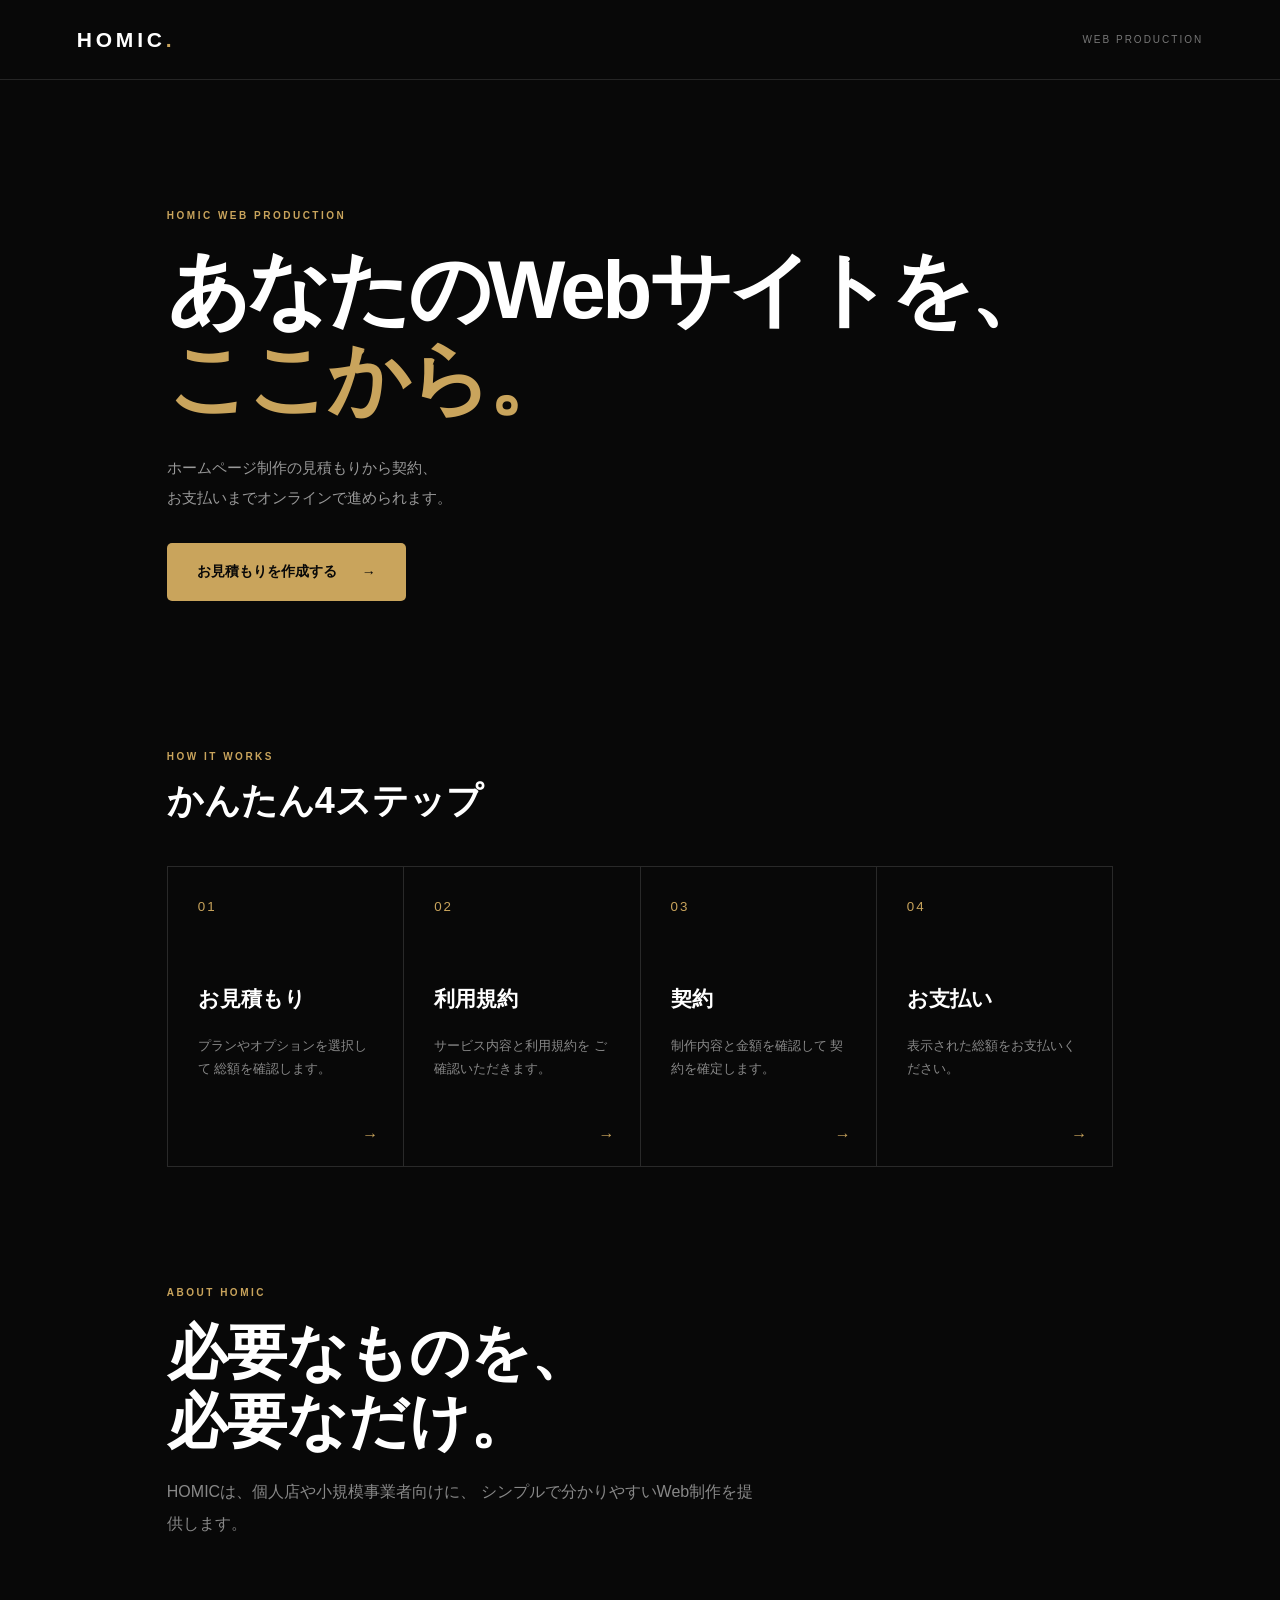
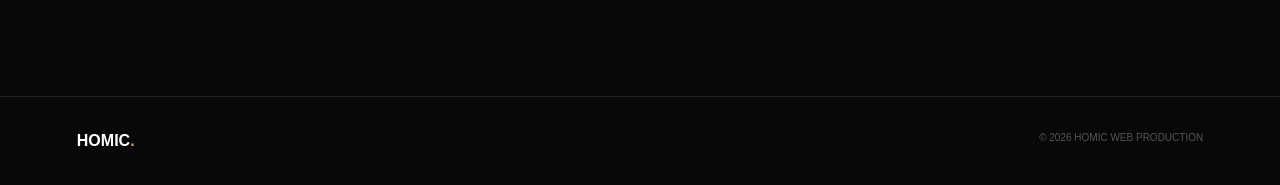
<file: index.html>
<!DOCTYPE html>
<html lang="ja">
<head>
<meta charset="UTF-8">
<meta name="viewport" content="width=device-width, initial-scale=1.0">
<title>HOMIC｜ホームページ制作</title>
<link rel="stylesheet" href="style.css">
</head>

<body>

<header class="header">
  <a href="index.html" class="logo">HOMIC<span>.</span></a>
  <div class="header-sub">WEB PRODUCTION</div>
</header>

<main>

<section class="hero">

  <div class="hero-label">HOMIC WEB PRODUCTION</div>

  <h1>
    あなたのWebサイトを、<br>
    <span>ここから。</span>
  </h1>

  <p>
    ホームページ制作の見積もりから契約、<br>
    お支払いまでオンラインで進められます。
  </p>

  <a href="estimate.html" class="hero-button">
    お見積もりを作成する
    <span>→</span>
  </a>

</section>


<section class="flow-section">

  <div class="section-label">HOW IT WORKS</div>

  <h2>かんたん4ステップ</h2>

  <div class="flow-grid">

    <a href="estimate.html" class="flow-card">
      <small>01</small>
      <h3>お見積もり</h3>
      <p>
        プランやオプションを選択して
        総額を確認します。
      </p>
      <strong>→</strong>
    </a>

    <a href="terms.html" class="flow-card">
      <small>02</small>
      <h3>利用規約</h3>
      <p>
        サービス内容と利用規約を
        ご確認いただきます。
      </p>
      <strong>→</strong>
    </a>

    <a href="contract.html" class="flow-card">
      <small>03</small>
      <h3>契約</h3>
      <p>
        制作内容と金額を確認して
        契約を確定します。
      </p>
      <strong>→</strong>
    </a>

    <a href="payment.html" class="flow-card">
      <small>04</small>
      <h3>お支払い</h3>
      <p>
        表示された総額をお支払いください。
      </p>
      <strong>→</strong>
    </a>

  </div>

</section>


<section class="message-section">

  <div class="section-label">ABOUT HOMIC</div>

  <h2>
    必要なものを、<br>
    必要なだけ。
  </h2>

  <p>
    HOMICは、個人店や小規模事業者向けに、
    シンプルで分かりやすいWeb制作を提供します。
  </p>

</section>

</main>


<footer class="footer">

  <strong>HOMIC<span>.</span></strong>

  <small>
    © 2026 HOMIC WEB PRODUCTION
  </small>

</footer>

</body>
</html>
</file>
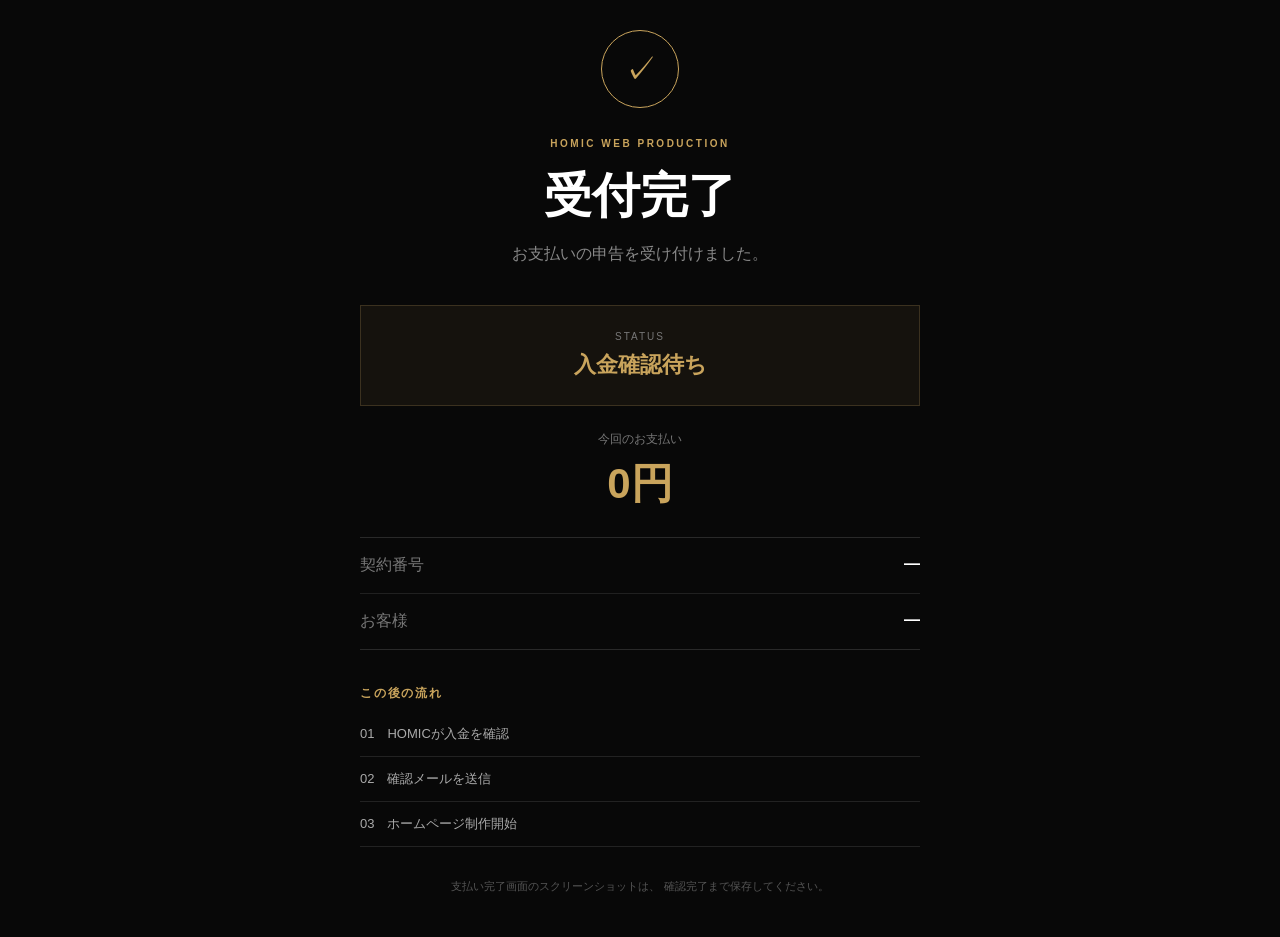
<file: complete.html>
<!DOCTYPE html>
<html lang="ja">

<head>

<meta charset="UTF-8">
<meta name="viewport" content="width=device-width, initial-scale=1.0">

<title>HOMIC｜受付完了</title>

<link rel="stylesheet" href="style.css">

</head>

<body>

<main class="complete-page">

<div class="complete-box">


<div class="complete-check">
✓
</div>


<div class="section-label">
HOMIC WEB PRODUCTION
</div>


<h1>
受付完了
</h1>


<p class="complete-message">
お支払いの申告を受け付けました。
</p>


<div class="complete-status">

<span>STATUS</span>

<strong>
入金確認待ち
</strong>

</div>


<div class="complete-price">

<span>
今回のお支払い
</span>

<strong id="total">
0円
</strong>

</div>


<div class="complete-info">

<p>

契約番号

<strong id="contractNumber">
—
</strong>

</p>


<p>

お客様

<strong id="customerName">
—
</strong>

</p>

</div>


<div class="next-flow">

<h2>
この後の流れ
</h2>

<div>
01　HOMICが入金を確認
</div>

<div>
02　確認メールを送信
</div>

<div>
03　ホームページ制作開始
</div>

</div>


<p class="complete-note">

支払い完了画面のスクリーンショットは、
確認完了まで保存してください。

</p>


</div>

</main>


<script>

const STORAGE_KEY =
"homicEstimate";


const data =
JSON.parse(
localStorage.getItem(STORAGE_KEY) || "null"
);


if(data){

document.getElementById(
"total"
).textContent =

new Intl.NumberFormat(
"ja-JP"
).format(data.total)
+ "円";


document.getElementById(
"contractNumber"
).textContent =
data.contractNumber;


document.getElementById(
"customerName"
).textContent =
data.customerName;

}

</script>

</body>
</html>
</file>
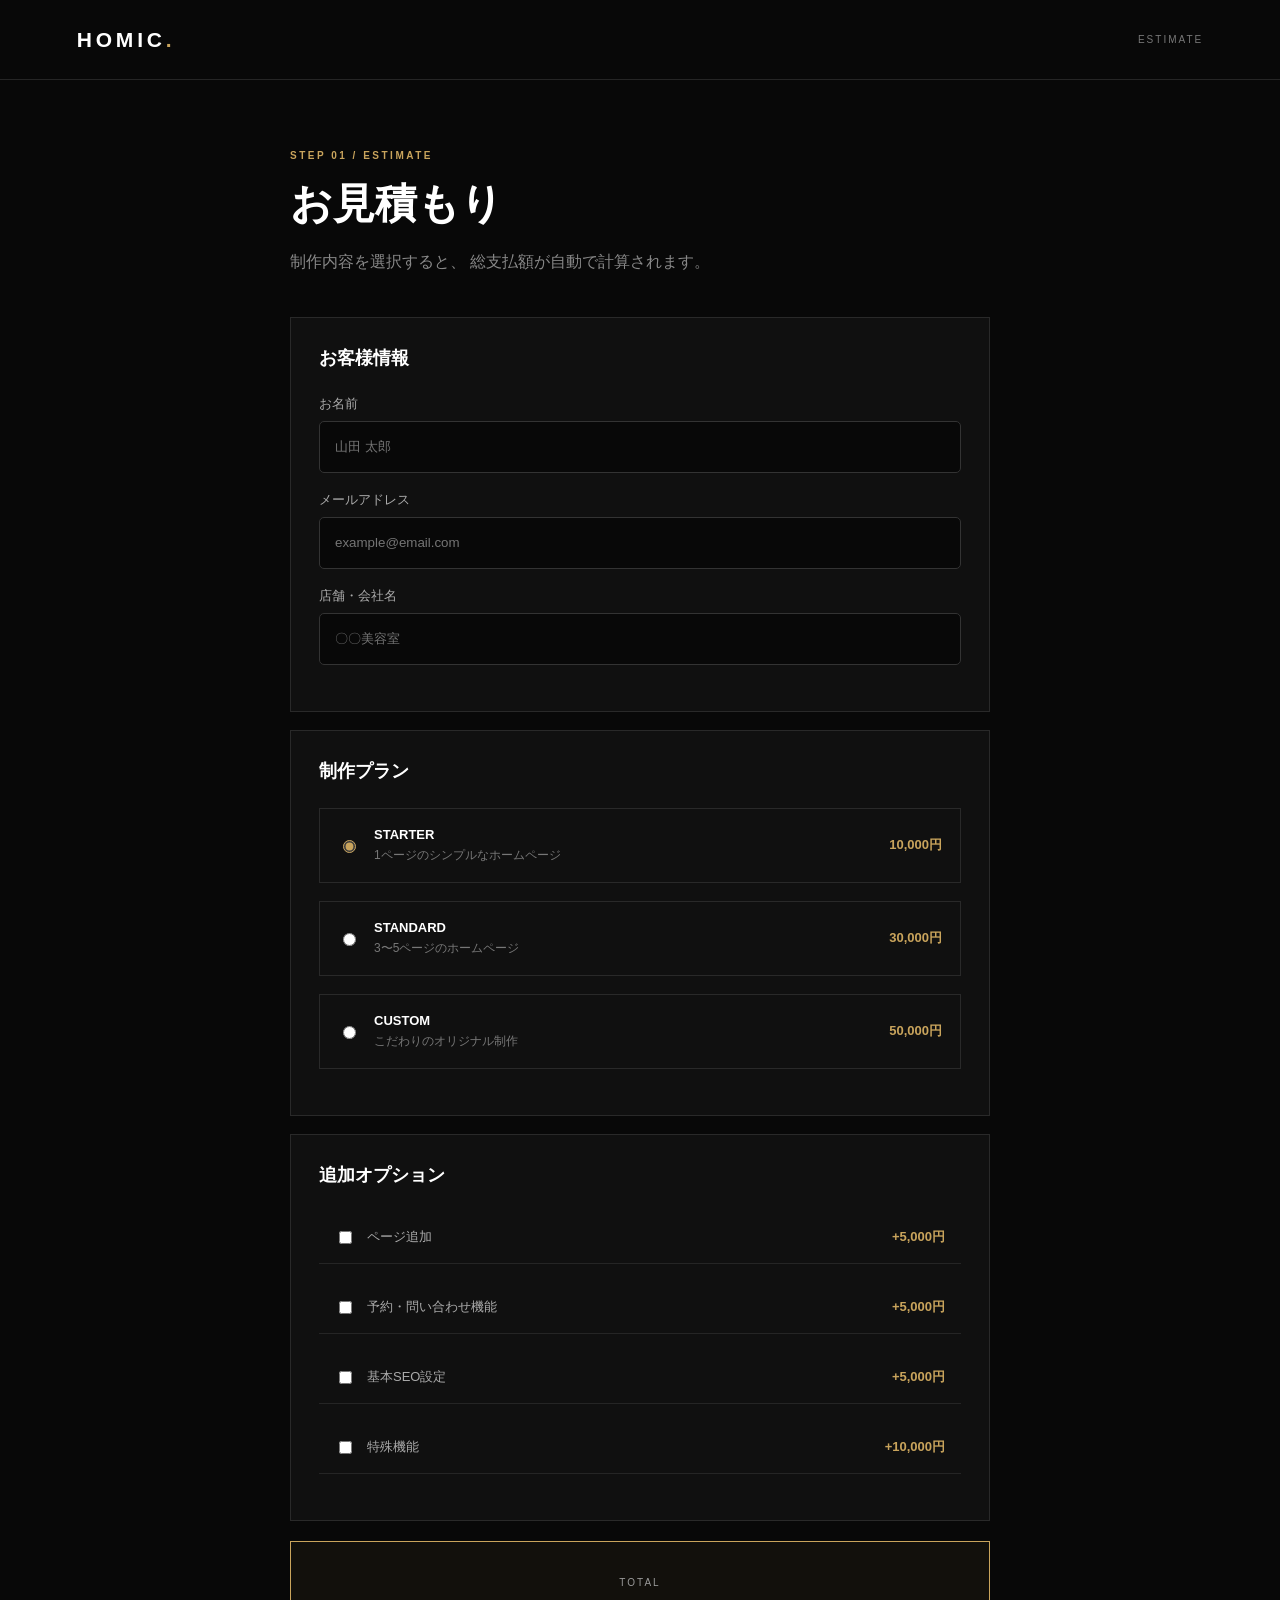
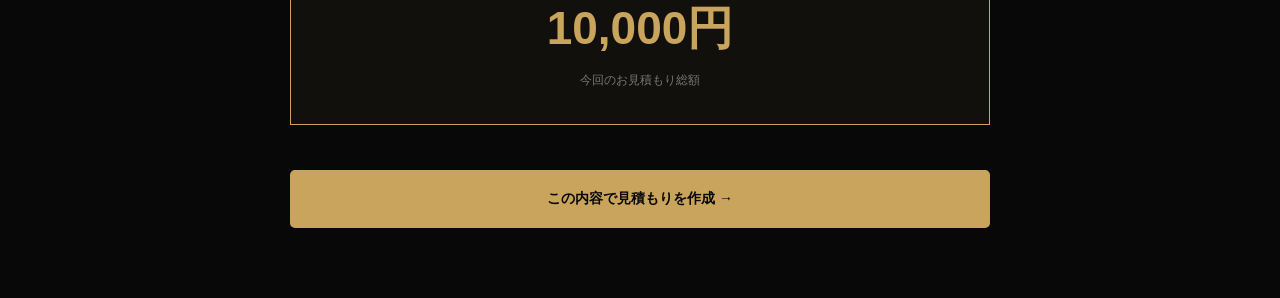
<file: contract.html>
<!DOCTYPE html>
<html lang="ja">

<head>

<meta charset="UTF-8">
<meta name="viewport" content="width=device-width, initial-scale=1.0">

<title>HOMIC｜契約確認</title>

<link rel="stylesheet" href="style.css">

</head>

<body>

<header class="header">

<a href="index.html" class="logo">
HOMIC<span>.</span>
</a>

<div class="header-sub">
CONTRACT
</div>

</header>


<main class="form-page">

<div class="form-container">


<div class="page-heading">

<div class="section-label">
STEP 03 / CONTRACT
</div>

<h1>契約内容の確認</h1>

<p>
以下の内容をご確認ください。
</p>

</div>


<section class="summary-card">

<div class="summary-row">

<span>契約番号</span>

<strong id="contractNumber">
—
</strong>

</div>


<div class="summary-row">

<span>お客様</span>

<strong id="customerName">
—
</strong>

</div>


<div class="summary-row">

<span>店舗・会社</span>

<strong id="shopName">
—
</strong>

</div>


<div class="summary-row">

<span>メール</span>

<strong id="customerEmail">
—
</strong>

</div>


<div class="summary-row">

<span>プラン</span>

<strong id="plan">
—
</strong>

</div>


<div class="summary-row">

<span>基本料金</span>

<strong id="basePrice">
—
</strong>

</div>


<div class="summary-row">

<span>オプション</span>

<strong id="options">
なし
</strong>

</div>


<div class="summary-total">

<span>総支払額</span>

<strong id="total">
—
</strong>

</div>

</section>


<div class="contract-date">

契約日：

<strong id="contractDate">
—
</strong>

</div>


<label class="agreement">

<input
type="checkbox"
id="contractCheck"
>

<span>
上記の契約内容を確認し、
契約内容に同意します。
</span>

</label>


<button
id="contractButton"
class="main-button"
disabled
>
契約を確定する →
</button>


</div>

</main>


<script>

const STORAGE_KEY =
"homicEstimate";


const data =
JSON.parse(
localStorage.getItem(STORAGE_KEY) || "null"
);


if(!data){

alert(
"先にお見積もりを作成してください。"
);

window.location.href =
"estimate.html";

}


if(!data.termsAccepted){

alert(
"先に利用規約への同意が必要です。"
);

window.location.href =
"terms.html";

}


function money(value){

return new Intl.NumberFormat(
"ja-JP"
).format(value) + "円";

}


document.getElementById(
"contractNumber"
).textContent =
data.contractNumber;


document.getElementById(
"customerName"
).textContent =
data.customerName;


document.getElementById(
"shopName"
).textContent =
data.shopName || "—";


document.getElementById(
"customerEmail"
).textContent =
data.customerEmail;


document.getElementById(
"plan"
).textContent =
data.plan;


document.getElementById(
"basePrice"
).textContent =
money(data.basePrice);


document.getElementById(
"options"
).textContent =

data.options.length
? data.options
.map(item => item.name)
.join("・")
: "なし";


document.getElementById(
"total"
).textContent =
money(data.total);


const today =
new Date();


document.getElementById(
"contractDate"
).textContent =

today.getFullYear() +
"年" +

(today.getMonth() + 1) +
"月" +

today.getDate() +
"日";


const check =
document.getElementById(
"contractCheck"
);


const button =
document.getElementById(
"contractButton"
);


check.addEventListener(
"change",
function(){

button.disabled =
!this.checked;

});


button.addEventListener(
"click",
function(){

data.contractAccepted =
true;

data.contractAcceptedAt =
new Date().toISOString();

data.contractDate =
today.toISOString();


localStorage.setItem(
STORAGE_KEY,
JSON.stringify(data)
);


window.location.href =
"payment.html";

});

</script>

</body>
</html>
</file>
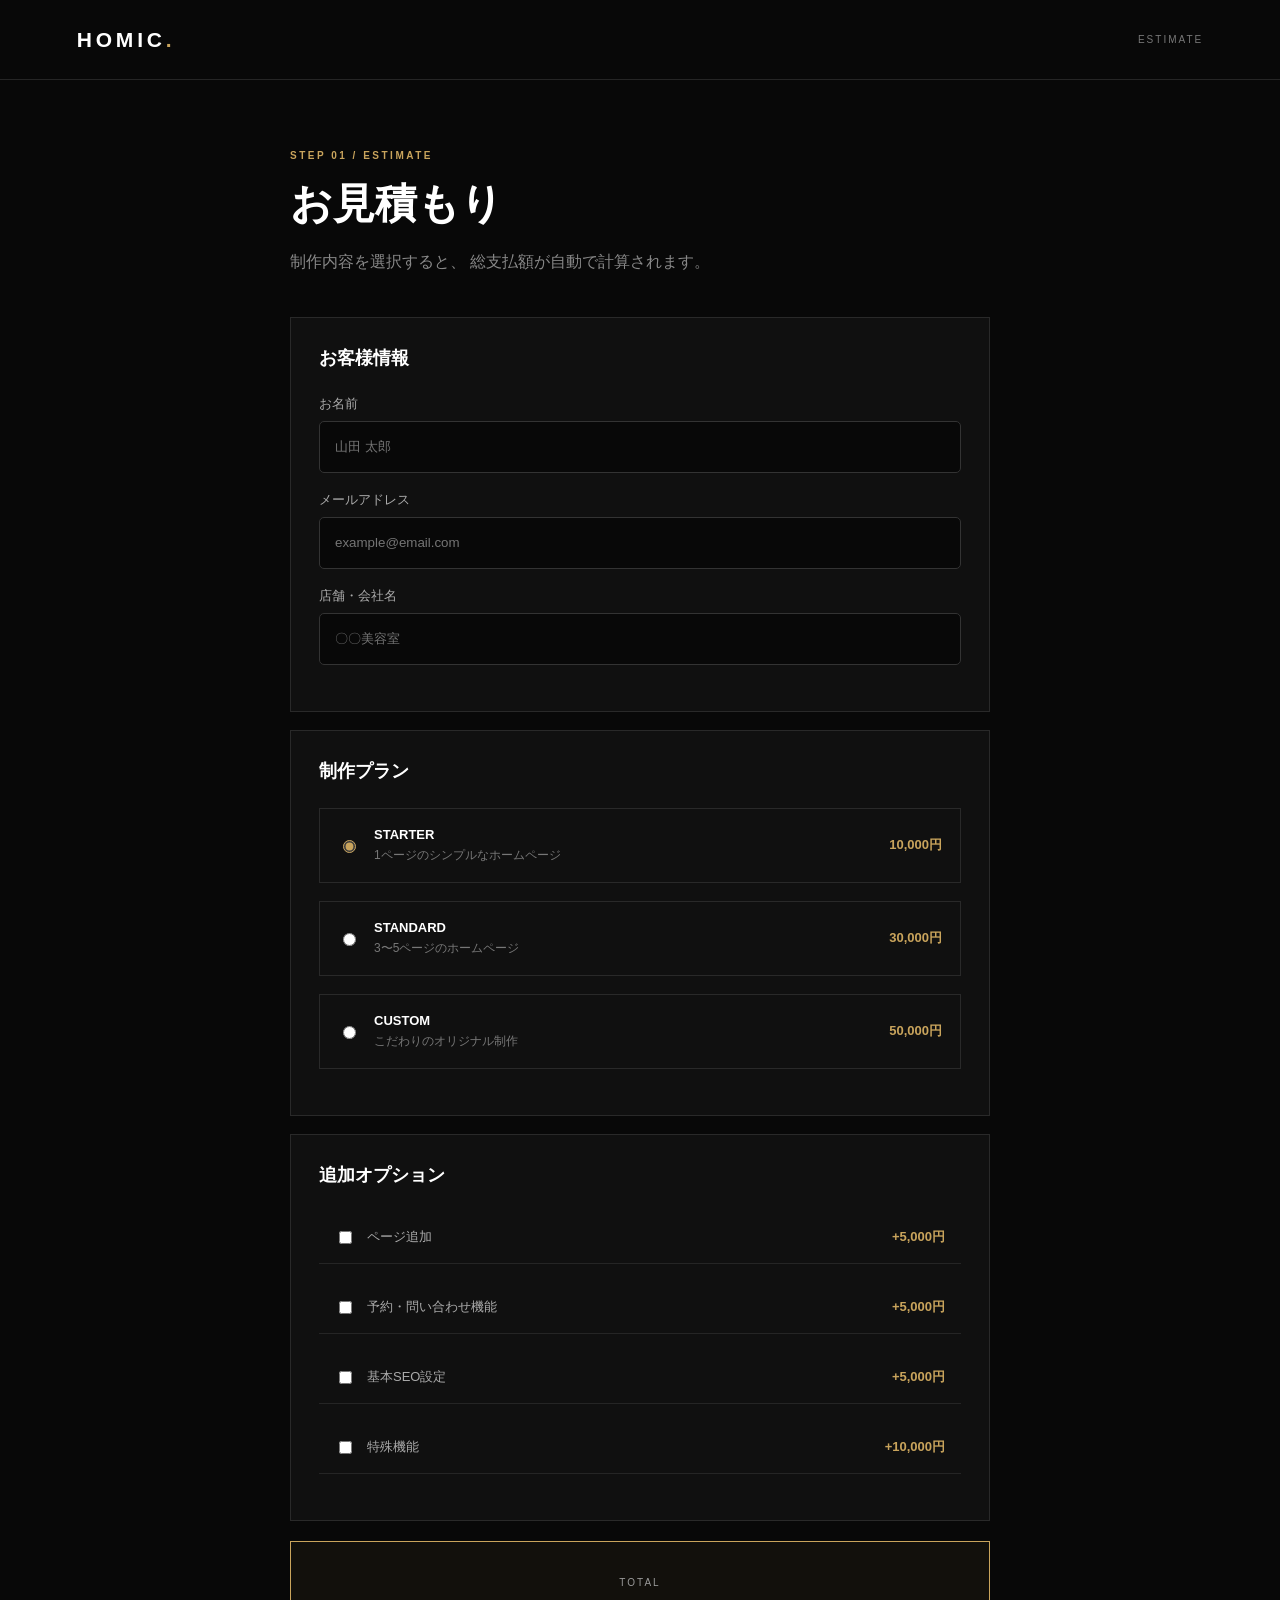
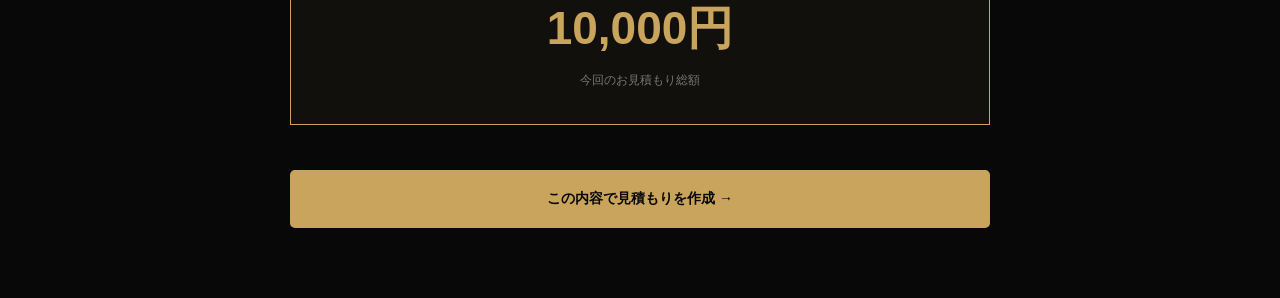
<file: estimate.html>
<!DOCTYPE html>
<html lang="ja">

<head>

<meta charset="UTF-8">
<meta name="viewport" content="width=device-width, initial-scale=1.0">

<title>HOMIC｜お見積もり</title>

<link rel="stylesheet" href="style.css">

</head>

<body>

<header class="header">

<a href="index.html" class="logo">
HOMIC<span>.</span>
</a>

<div class="header-sub">
ESTIMATE
</div>

</header>


<main class="form-page">

<div class="form-container">


<div class="page-heading">

<div class="section-label">
STEP 01 / ESTIMATE
</div>

<h1>お見積もり</h1>

<p>
制作内容を選択すると、
総支払額が自動で計算されます。
</p>

</div>


<section class="form-card">

<h2>お客様情報</h2>

<label>
お名前

<input
type="text"
id="customerName"
placeholder="山田 太郎"
>
</label>


<label>
メールアドレス

<input
type="email"
id="customerEmail"
placeholder="example@email.com"
>
</label>


<label>
店舗・会社名

<input
type="text"
id="shopName"
placeholder="〇〇美容室"
>
</label>

</section>


<section class="form-card">

<h2>制作プラン</h2>


<label class="select-card">

<input
type="radio"
name="plan"
value="10000"
data-name="STARTER"
checked
>

<div>

<strong>STARTER</strong>

<span>
1ページのシンプルなホームページ
</span>

</div>

<b>10,000円</b>

</label>


<label class="select-card">

<input
type="radio"
name="plan"
value="30000"
data-name="STANDARD"
>

<div>

<strong>STANDARD</strong>

<span>
3〜5ページのホームページ
</span>

</div>

<b>30,000円</b>

</label>


<label class="select-card">

<input
type="radio"
name="plan"
value="50000"
data-name="CUSTOM"
>

<div>

<strong>CUSTOM</strong>

<span>
こだわりのオリジナル制作
</span>

</div>

<b>50,000円</b>

</label>

</section>


<section class="form-card">

<h2>追加オプション</h2>


<label class="check-card">

<input
type="checkbox"
value="5000"
data-name="ページ追加"
>

<span>ページ追加</span>

<b>+5,000円</b>

</label>


<label class="check-card">

<input
type="checkbox"
value="5000"
data-name="予約・問い合わせ機能"
>

<span>予約・問い合わせ機能</span>

<b>+5,000円</b>

</label>


<label class="check-card">

<input
type="checkbox"
value="5000"
data-name="基本SEO設定"
>

<span>基本SEO設定</span>

<b>+5,000円</b>

</label>


<label class="check-card">

<input
type="checkbox"
value="10000"
data-name="特殊機能"
>

<span>特殊機能</span>

<b>+10,000円</b>

</label>

</section>


<section class="total-card">

<p>TOTAL</p>

<strong id="total">
10,000円
</strong>

<span>
今回のお見積もり総額
</span>

</section>


<button
type="button"
id="createEstimate"
class="main-button"
>
この内容で見積もりを作成 →
</button>


</div>

</main>


<script>

const STORAGE_KEY = "homicEstimate";


function calculateTotal(){

let price = 0;

const plan =
document.querySelector(
'input[name="plan"]:checked'
);

if(plan){
price += Number(plan.value);
}

document
.querySelectorAll(
'.check-card input:checked'
)
.forEach(item => {

price += Number(item.value);

});

return price;

}


function displayTotal(){

const total =
calculateTotal();

document.getElementById(
"total"
).textContent =
new Intl.NumberFormat(
"ja-JP"
).format(total) + "円";

}


document
.querySelectorAll(
'input[name="plan"], .check-card input'
)
.forEach(input => {

input.addEventListener(
"change",
displayTotal
);

});


displayTotal();


document
.getElementById("createEstimate")
.addEventListener(
"click",
function(){

const name =
document
.getElementById("customerName")
.value.trim();

const email =
document
.getElementById("customerEmail")
.value.trim();

const shop =
document
.getElementById("shopName")
.value.trim();


if(!name){

alert("お名前を入力してください。");

return;

}


if(!email){

alert("メールアドレスを入力してください。");

return;

}


const plan =
document.querySelector(
'input[name="plan"]:checked'
);


const options = [];

document
.querySelectorAll(
'.check-card input:checked'
)
.forEach(item => {

options.push({
name: item.dataset.name,
price: Number(item.value)
});

});


const total =
calculateTotal();


const contractNumber =
"HOMIC-" +
Date.now()
.toString()
.slice(-8);


const data = {

contractNumber,

customerName: name,

customerEmail: email,

shopName: shop,

plan: plan.dataset.name,

basePrice: Number(plan.value),

options,

total,

createdAt:
new Date().toISOString(),

termsAccepted: false,

contractAccepted: false,

paymentSubmitted: false,

paymentConfirmed: false

};


localStorage.setItem(
STORAGE_KEY,
JSON.stringify(data)
);


window.location.href =
"terms.html";

});

</script>

</body>
</html>
</file>
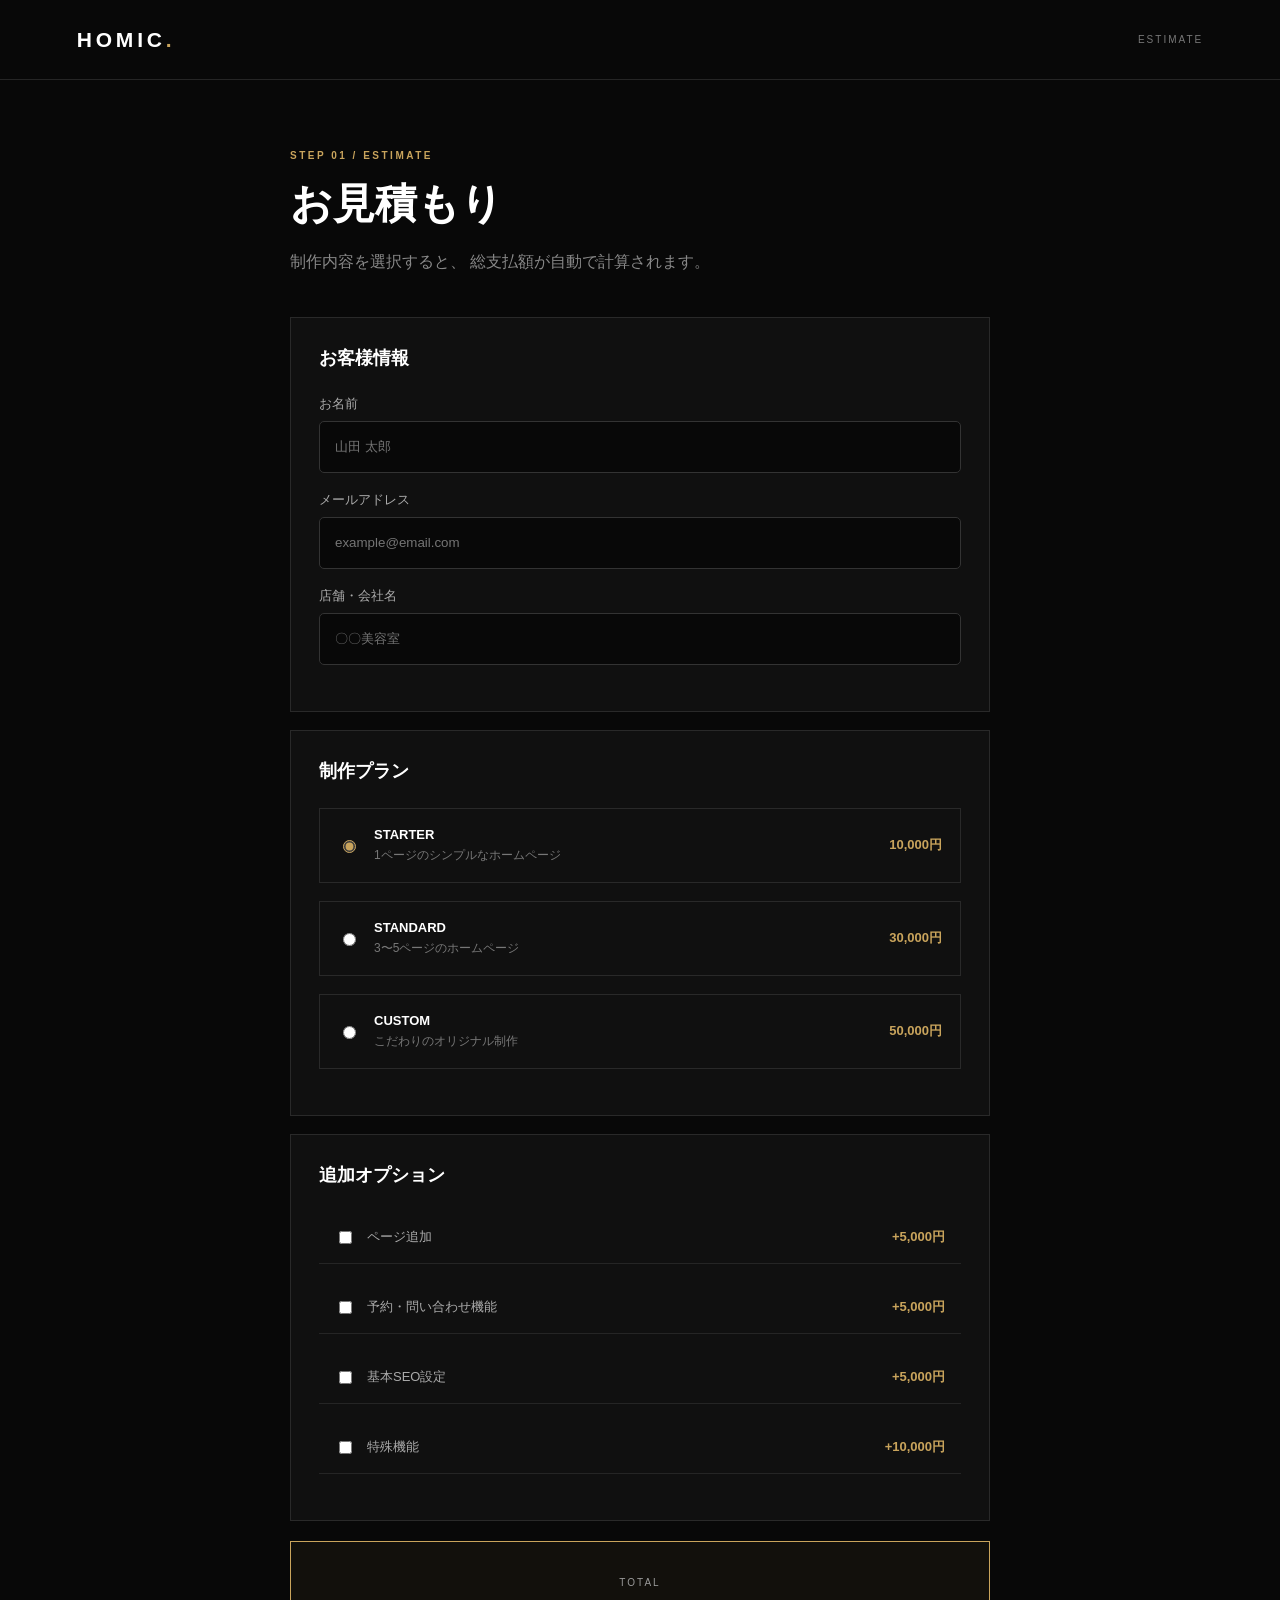
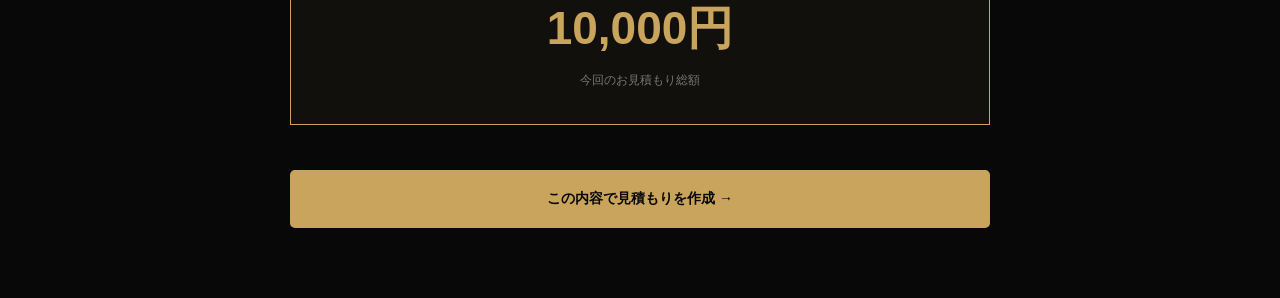
<file: payment.html>
<!DOCTYPE html>
<html lang="ja">

<head>

<meta charset="UTF-8">
<meta name="viewport" content="width=device-width, initial-scale=1.0">

<title>HOMIC｜お支払い</title>

<link rel="stylesheet" href="style.css">

</head>

<body>

<header class="header">

<a href="index.html" class="logo">
HOMIC<span>.</span>
</a>

<div class="header-sub">
PAYMENT
</div>

</header>


<main class="form-page">

<div class="form-container">


<div class="page-heading">

<div class="section-label">
STEP 04 / PAYMENT
</div>

<h1>お支払い</h1>

<p>
契約内容をご確認のうえ、
表示された金額をお支払いください。
</p>

</div>


<section class="payment-total">

<span>TOTAL PAYMENT</span>

<strong id="total">
0円
</strong>

<p>
今回のお支払い総額
</p>

</section>


<section class="payment-card">

<h2>
お支払い方法
</h2>


<div class="payment-method">

<strong>
PayPay
</strong>

<p>
HOMICから案内されたPayPay送金先へ
上記の総額をお支払いください。
</p>

</div>


<div class="screenshot">

<strong>
お支払い後のお願い
</strong>

<p>
支払い完了画面を
<strong>スクリーンショット</strong>
してください。
</p>

<p>
スクリーンショットは
入金確認が完了するまで保存してください。
</p>

</div>

</section>


<label class="agreement">

<input
type="checkbox"
id="paymentCheck"
>

<span>
支払いを完了し、
支払い完了画面のスクリーンショットを
保存しました。
</span>

</label>


<button
id="paymentButton"
class="main-button"
disabled
>
支払い完了として申告 →
</button>


<p class="small-note">

※このボタンを押した時点では、
HOMIC側の入金確認は完了していません。

</p>


</div>

</main>


<script>

const STORAGE_KEY =
"homicEstimate";


const data =
JSON.parse(
localStorage.getItem(STORAGE_KEY) || "null"
);


if(!data){

alert(
"先にお見積もりを作成してください。"
);

window.location.href =
"estimate.html";

}


if(!data.contractAccepted){

alert(
"先に契約を確定してください。"
);

window.location.href =
"contract.html";

}


document.getElementById(
"total"
).textContent =

new Intl.NumberFormat(
"ja-JP"
).format(data.total)
+ "円";


const check =
document.getElementById(
"paymentCheck"
);


const button =
document.getElementById(
"paymentButton"
);


check.addEventListener(
"change",
function(){

button.disabled =
!this.checked;

});


button.addEventListener(
"click",
function(){

data.paymentSubmitted =
true;

data.paymentSubmittedAt =
new Date().toISOString();


localStorage.setItem(
STORAGE_KEY,
JSON.stringify(data)
);


window.location.href =
"complete.html";

});

</script>

</body>
</html>
</file>
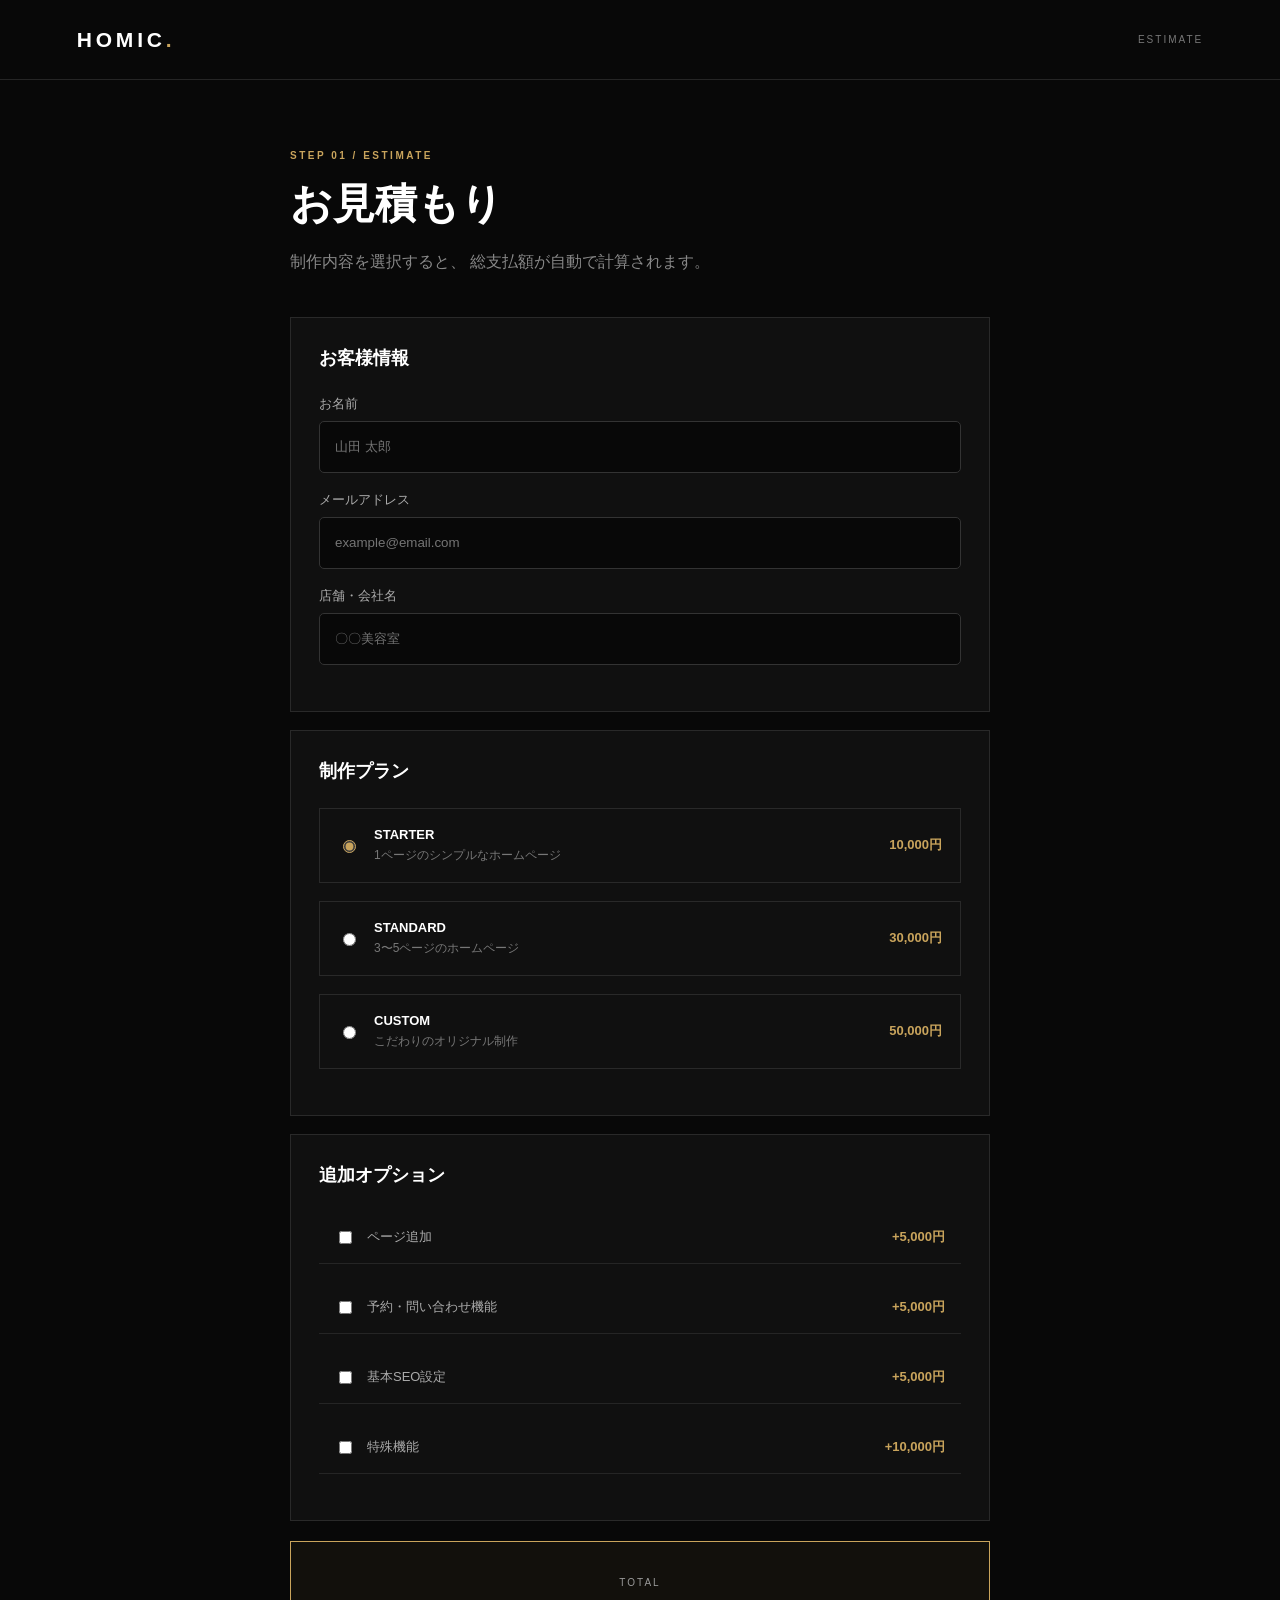
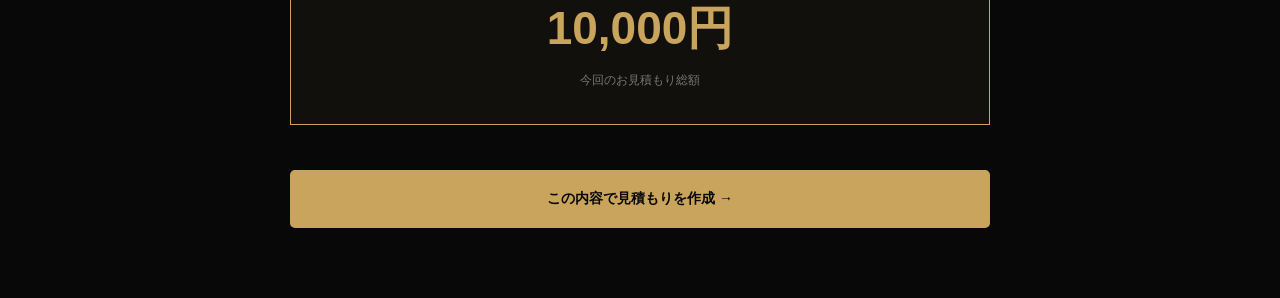
<file: terms.html>
<!DOCTYPE html>
<html lang="ja">

<head>

<meta charset="UTF-8">
<meta name="viewport" content="width=device-width, initial-scale=1.0">

<title>HOMIC｜利用規約</title>

<link rel="stylesheet" href="style.css">

</head>

<body>

<header class="header">

<a href="index.html" class="logo">
HOMIC<span>.</span>
</a>

<div class="header-sub">
TERMS
</div>

</header>


<main class="form-page">

<div class="form-container">


<div class="page-heading">

<div class="section-label">
STEP 02 / TERMS
</div>

<h1>利用規約</h1>

<p>
サービスをご利用いただく前に
以下の内容をご確認ください。
</p>

</div>


<section class="document-card">

<h2>
HOMIC Web制作サービス利用規約
</h2>


<h3>第1条　サービス</h3>

<p>
HOMICは、ホームページその他Webサイトの
制作サービスを提供します。
</p>


<h3>第2条　制作内容</h3>

<p>
制作内容は、確定した見積もり内容を
基本として決定します。
追加作業が発生する場合は、
別途料金が発生する場合があります。
</p>


<h3>第3条　料金</h3>

<p>
料金は見積もり画面に表示された金額を
基本とします。
追加作業が発生する場合は、
事前に内容と料金を提示します。
</p>


<h3>第4条　修正</h3>

<p>
プランごとに定められた修正回数を超える場合、
追加料金が発生する場合があります。
</p>


<h3>第5条　支払い</h3>

<p>
制作料金は原則として制作開始前に
お支払いいただきます。
入金確認後に制作を開始します。
</p>


<h3>第6条　納品</h3>

<p>
制作内容の確認後、合意した方法で
サイトを公開または納品します。
</p>


<h3>第7条　キャンセル</h3>

<p>
制作開始後のキャンセルについては、
制作状況に応じて料金が発生する場合があります。
</p>


<h3>第8条　免責</h3>

<p>
サーバー、ドメイン、第三者サービス、
外部システム等の障害について、
HOMICが直接管理できない部分については
責任を負いかねる場合があります。
</p>

</section>


<label class="agreement">

<input
type="checkbox"
id="termsCheck"
>

<span>
利用規約を確認し、内容に同意します。
</span>

</label>


<button
id="termsButton"
class="main-button"
disabled
>
同意して次へ →
</button>


</div>

</main>


<script>

const STORAGE_KEY = "homicEstimate";

const data =
JSON.parse(
localStorage.getItem(STORAGE_KEY) || "null"
);


if(!data){

alert(
"先にお見積もりを作成してください。"
);

window.location.href =
"estimate.html";

}


const check =
document.getElementById(
"termsCheck"
);

const button =
document.getElementById(
"termsButton"
);


check.addEventListener(
"change",
function(){

button.disabled =
!this.checked;

});


button.addEventListener(
"click",
function(){

data.termsAccepted = true;

data.termsAcceptedAt =
new Date().toISOString();


localStorage.setItem(
STORAGE_KEY,
JSON.stringify(data)
);


window.location.href =
"contract.html";

});

</script>

</body>
</html>
</file>
<file: style.css>
* {
  box-sizing: border-box;
}

html {
  scroll-behavior: smooth;
}

body {
  margin: 0;
  background: #080808;
  color: #ffffff;

  font-family:
    -apple-system,
    BlinkMacSystemFont,
    "Noto Sans JP",
    "Hiragino Kaku Gothic ProN",
    "Yu Gothic",
    sans-serif;
}

a {
  color: inherit;
}


/* HEADER */

.header {

  height: 80px;

  display: flex;

  align-items: center;

  justify-content: space-between;

  padding: 0 6%;

  border-bottom: 1px solid #252525;

}


.logo {

  color: #ffffff;

  text-decoration: none;

  font-size: 21px;

  font-weight: 900;

  letter-spacing: .18em;

}


.logo span {
  color: #c9a45c;
}


.header-sub {

  color: #777;

  font-size: 10px;

  letter-spacing: .2em;

}


/* HERO */

.hero {

  max-width: 1100px;

  margin: auto;

  padding:
    130px 6%
    150px;

}


.hero-label,
.section-label {

  color: #c9a45c;

  font-size: 10px;

  font-weight: 800;

  letter-spacing: .25em;

}


.hero h1 {

  margin: 25px 0 0;

  font-size:
    clamp(42px, 8vw, 82px);

  line-height: 1.08;

  letter-spacing: -.045em;

}


.hero h1 span {
  color: #c9a45c;
}


.hero p {

  margin: 30px 0;

  color: #999;

  font-size: 15px;

  line-height: 2;

}


.hero-button,
.main-button {

  display: inline-flex;

  align-items: center;

  justify-content: center;

  gap: 25px;

  min-height: 58px;

  padding: 0 30px;

  border: none;

  border-radius: 5px;

  background: #c9a45c;

  color: #080808;

  font-size: 14px;

  font-weight: 900;

  text-decoration: none;

  cursor: pointer;

  transition: .2s;

}


.hero-button:hover,
.main-button:hover:not(:disabled) {

  transform: translateY(-2px);

  filter: brightness(1.1);

}


.main-button {

  width: 100%;

  margin-top: 25px;

}


.main-button:disabled {

  opacity: .3;

  cursor: not-allowed;

}


/* FLOW */

.flow-section {

  max-width: 1100px;

  margin: auto;

  padding:
    0 6%
    120px;

}


.flow-section h2 {

  margin: 15px 0 40px;

  font-size: 36px;

}


.flow-grid {

  display: grid;

  grid-template-columns:
    repeat(4, 1fr);

  border-top: 1px solid #292929;

  border-left: 1px solid #292929;

}


.flow-card {

  position: relative;

  min-height: 300px;

  padding: 30px;

  border-right: 1px solid #292929;

  border-bottom: 1px solid #292929;

  text-decoration: none;

  transition: .2s;

}


.flow-card:hover {

  background: #151515;

}


.flow-card small {

  color: #c9a45c;

  letter-spacing: .15em;

}


.flow-card h3 {

  margin-top: 70px;

  font-size: 21px;

}


.flow-card p {

  color: #888;

  font-size: 13px;

  line-height: 1.8;

}


.flow-card strong {

  position: absolute;

  right: 25px;

  bottom: 22px;

  color: #c9a45c;

}


/* MESSAGE */

.message-section {

  max-width: 1100px;

  margin: auto;

  padding:
    0 6%
    140px;

}


.message-section h2 {

  margin: 20px 0;

  font-size:
    clamp(35px, 6vw, 60px);

  line-height: 1.15;

}


.message-section p {

  max-width: 600px;

  color: #888;

  line-height: 2;

}


/* FORM */

.form-page {

  min-height: calc(100vh - 80px);

  padding: 70px 20px;

}


.form-container {

  width: 100%;

  max-width: 700px;

  margin: auto;

}


.page-heading {

  margin-bottom: 40px;

}


.page-heading h1 {

  margin: 15px 0;

  font-size: 42px;

}


.page-heading p {

  color: #888;

  line-height: 1.8;

}


.form-card,
.document-card,
.summary-card,
.payment-card {

  margin-bottom: 18px;

  padding: 28px;

  border: 1px solid #292929;

  background: #101010;

}


.form-card h2,
.payment-card h2 {

  margin: 0 0 25px;

  font-size: 18px;

}


label {

  display: block;

  margin-bottom: 18px;

  color: #aaa;

  font-size: 13px;

}


input[type="text"],
input[type="email"] {

  width: 100%;

  height: 52px;

  margin-top: 8px;

  padding: 0 15px;

  border: 1px solid #333;

  border-radius: 5px;

  background: #080808;

  color: #fff;

  outline: none;

}


input:focus {

  border-color: #c9a45c;

}


/* PLAN */

.select-card {

  display: flex;

  align-items: center;

  gap: 15px;

  padding: 18px;

  border: 1px solid #292929;

  cursor: pointer;

}


.select-card input {

  accent-color: #c9a45c;

}


.select-card div {

  flex: 1;

}


.select-card strong {

  display: block;

  color: #fff;

}


.select-card span {

  display: block;

  margin-top: 5px;

  color: #777;

  font-size: 12px;

}


.select-card b {

  color: #c9a45c;

  white-space: nowrap;

}


/* OPTION */

.check-card {

  display: flex;

  align-items: center;

  gap: 12px;

  padding: 16px;

  border-bottom: 1px solid #252525;

}


.check-card input {

  accent-color: #c9a45c;

}


.check-card span {

  flex: 1;

}


.check-card b {

  color: #c9a45c;

}


/* TOTAL */

.total-card,
.payment-total {

  margin: 20px 0;

  padding: 35px;

  border: 1px solid #c9a45c;

  background: #12100c;

  text-align: center;

}


.total-card p,
.payment-total span {

  margin: 0;

  color: #999;

  font-size: 10px;

  letter-spacing: .2em;

}


.total-card strong,
.payment-total strong {

  display: block;

  margin: 10px 0;

  color: #c9a45c;

  font-size: 46px;

}


.total-card span,
.payment-total p {

  color: #777;

  font-size: 12px;

}


/* DOCUMENT */

.document-card {

  line-height: 1.9;

}


.document-card h2 {

  margin-top: 0;

}


.document-card h3 {

  margin-top: 30px;

  color: #c9a45c;

  font-size: 15px;

}


.document-card p {

  color: #999;

  font-size: 13px;

}


/* AGREEMENT */

.agreement {

  display: flex;

  gap: 12px;

  align-items: flex-start;

  margin-top: 25px;

  padding: 18px;

  background: #111;

  border: 1px solid #292929;

}


.agreement input {

  margin-top: 3px;

  accent-color: #c9a45c;

}


.agreement span {

  color: #ccc;

  line-height: 1.7;

}


/* SUMMARY */

.summary-row {

  display: flex;

  justify-content: space-between;

  gap: 20px;

  padding: 17px 0;

  border-bottom: 1px solid #292929;

}


.summary-row span {

  color: #777;

}


.summary-row strong {

  text-align: right;

}


.summary-total {

  display: flex;

  justify-content: space-between;

  align-items: center;

  padding-top: 25px;

}


.summary-total strong {

  color: #c9a45c;

  font-size: 28px;

}


.contract-date {

  margin: 20px 0;

  color: #888;

  font-size: 13px;

}


/* PAYMENT */

.payment-method {

  padding: 25px;

  background: #181818;

}


.payment-method strong {

  color: #c9a45c;

  font-size: 20px;

}


.payment-method p {

  color: #999;

  line-height: 1.8;

}


.screenshot {

  margin-top: 20px;

  padding: 20px;

  background: #17130d;

  border-left: 3px solid #c9a45c;

}


.screenshot p {

  color: #aaa;

  font-size: 13px;

  line-height: 1.8;

}


.small-note {

  color: #666;

  font-size: 11px;

  line-height: 1.7;

}


/* COMPLETE */

.complete-page {

  min-height: 100vh;

  display: flex;

  justify-content: center;

  align-items: center;

  padding: 30px 20px;

}


.complete-box {

  width: 100%;

  max-width: 560px;

  text-align: center;

}


.complete-check {

  width: 78px;

  height: 78px;

  margin: 0 auto 30px;

  border: 1px solid #c9a45c;

  border-radius: 50%;

  display: flex;

  align-items: center;

  justify-content: center;

  color: #c9a45c;

  font-size: 34px;

}


.complete-box h1 {

  margin: 15px 0;

  font-size: 48px;

}


.complete-message {

  color: #888;

}


.complete-status {

  margin-top: 40px;

  padding: 25px;

  background: #15120d;

  border: 1px solid #3b311f;

}


.complete-status span {

  display: block;

  color: #777;

  font-size: 10px;

  letter-spacing: .2em;

}


.complete-status strong {

  display: block;

  margin-top: 8px;

  color: #c9a45c;

  font-size: 22px;

}


.complete-price {

  margin-top: 25px;

}


.complete-price span {

  display: block;

  color: #777;

  font-size: 12px;

}


.complete-price strong {

  display: block;

  margin-top: 8px;

  color: #c9a45c;

  font-size: 42px;

}


.complete-info {

  margin-top: 25px;

  border-top: 1px solid #292929;

  border-bottom: 1px solid #292929;

}


.complete-info p {

  display: flex;

  justify-content: space-between;

  padding: 17px 0;

  margin: 0;

  border-bottom: 1px solid #202020;

  color: #777;

}


.complete-info p:last-child {

  border-bottom: none;

}


.complete-info strong {

  color: #fff;

}


.next-flow {

  margin-top: 35px;

  text-align: left;

}


.next-flow h2 {

  color: #c9a45c;

  font-size: 12px;

  letter-spacing: .15em;

}


.next-flow div {

  padding: 13px 0;

  color: #aaa;

  border-bottom: 1px solid #222;

  font-size: 13px;

}


.complete-note {

  margin-top: 30px;

  color: #555;

  font-size: 11px;

  line-height: 1.7;

}


/* FOOTER */

.footer {

  padding: 35px 6%;

  border-top: 1px solid #222;

  display: flex;

  justify-content: space-between;

  color: #555;

}


.footer strong {

  color: #fff;

}


.footer strong span {

  color: #c9a45c;

}


.footer small {

  font-size: 10px;

}


/* MOBILE */

@media (max-width: 750px) {

  .header {
    padding: 0 20px;
  }


  .hero {

    padding:
      90px 20px
      100px;

  }


  .hero h1 {

    font-size: 43px;

  }


  .flow-section,
  .message-section {

    padding-left: 20px;

    padding-right: 20px;

  }


  .flow-grid {

    display: block;

  }


  .flow-card {

    min-height: auto;

    padding: 25px;

    border-right: none;

  }


  .flow-card h3 {

    margin-top: 35px;

  }


  .form-page {

    padding:
      50px 15px;

  }


  .form-card,
  .document-card,
  .summary-card,
  .payment-card {

    padding: 20px;

  }


  .page-heading h1 {

    font-size: 36px;

  }


  .select-card {

    align-items: flex-start;

  }


  .select-card b {

    font-size: 12px;

  }


  .summary-row {

    display: block;

  }


  .summary-row strong {

    display: block;

    margin-top: 6px;

    text-align: left;

  }


  .complete-box h1 {

    font-size: 40px;

  }


  .footer {

    display: block;

  }


  .footer small {

    display: block;

    margin-top: 10px;

  }

}
</file>
